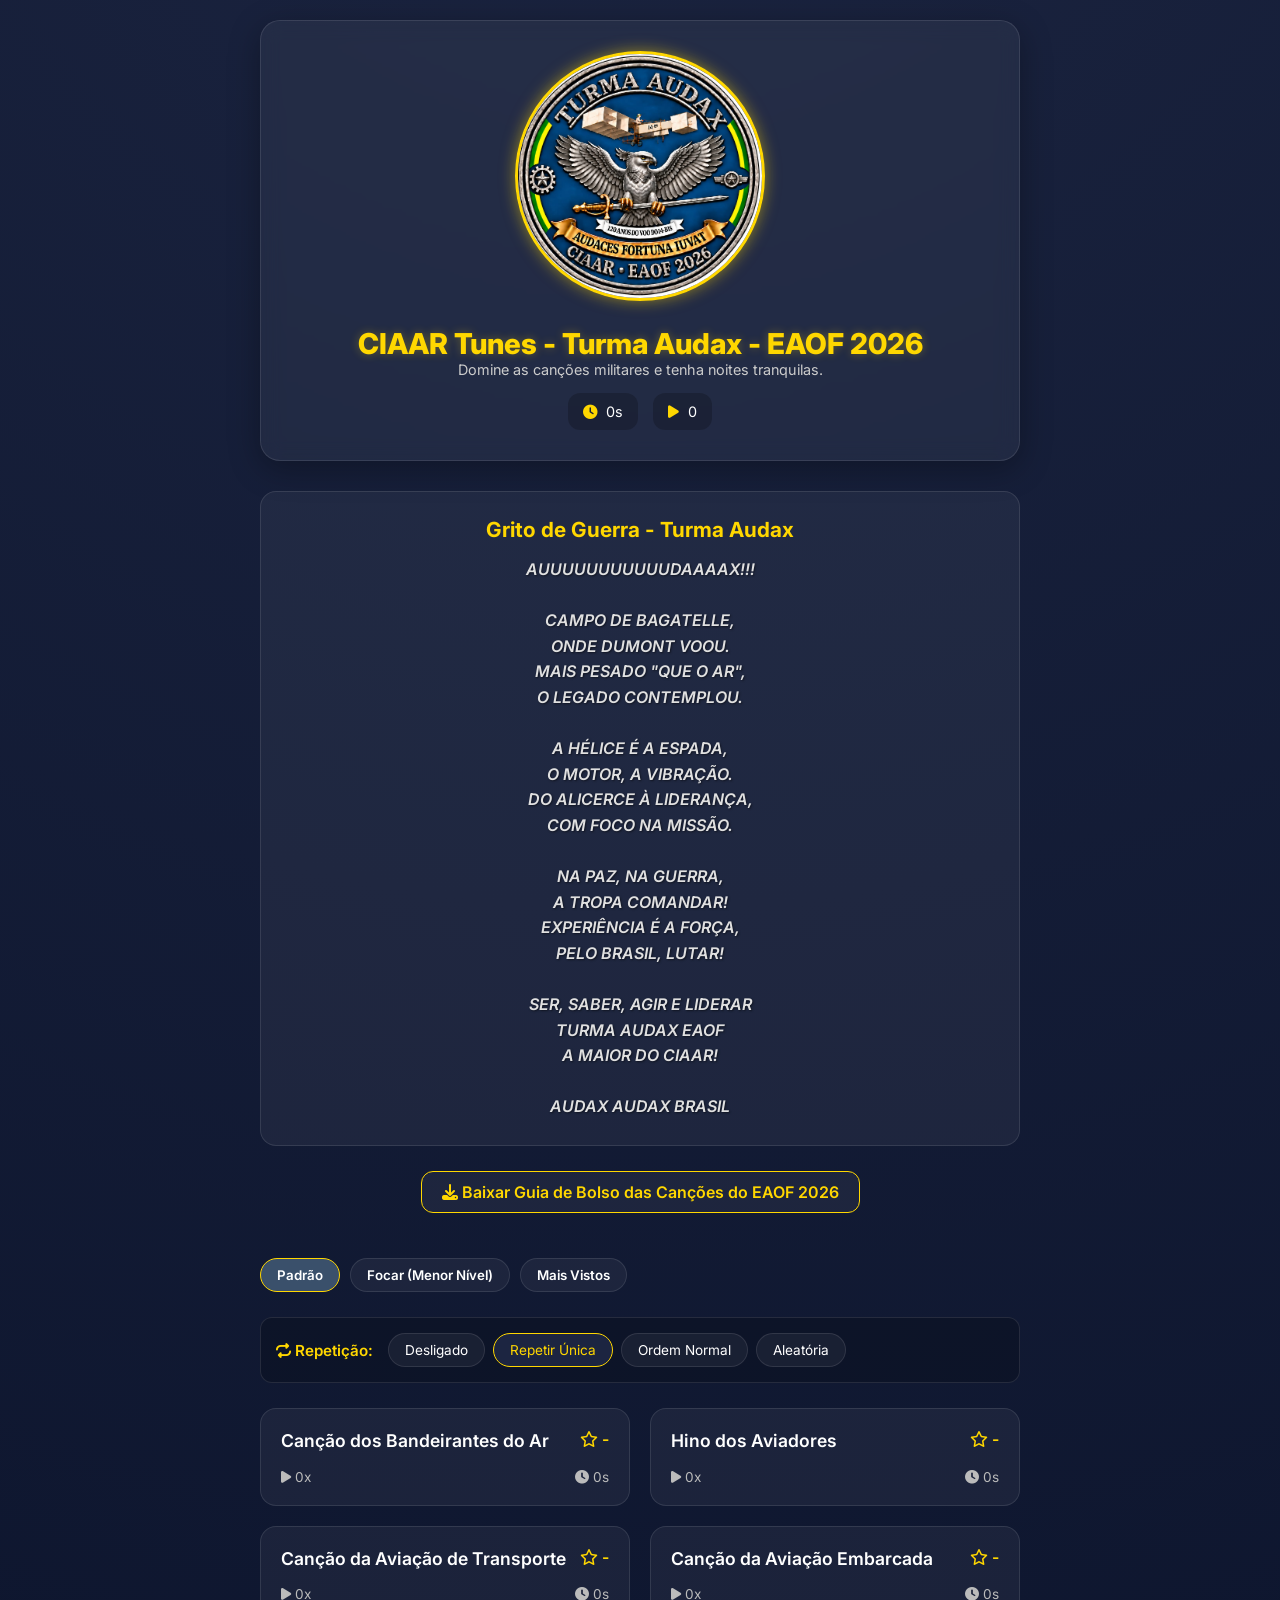
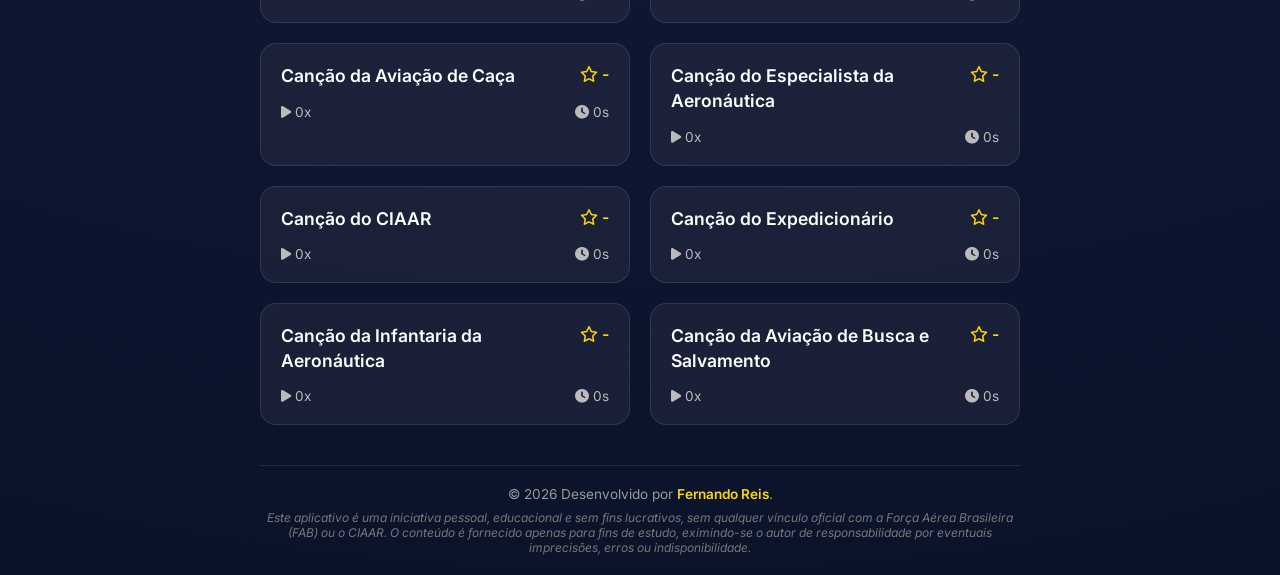
<file: index.html>
<!DOCTYPE html>
<html lang="pt-BR">

<head>
    <meta charset="UTF-8">
    <meta name="viewport" content="width=device-width, initial-scale=1.0, maximum-scale=1.0, user-scalable=no">
    <title>CIAAR Tunes - Turma Audax - EAOF 2026</title>
    <link rel="manifest" href="manifest.json">
    <link rel="stylesheet" href="style.css">
    <meta name="theme-color" content="#0B132B">
    <!-- Google Fonts -->
    <link href="https://fonts.googleapis.com/css2?family=Inter:wght@300;400;600;800&display=swap" rel="stylesheet">
    <!-- Font Awesome for Icons -->
    <link rel="stylesheet" href="https://cdnjs.cloudflare.com/ajax/libs/font-awesome/6.4.0/css/all.min.css">
    <!-- YouTube IFrame API -->
    <script src="https://www.youtube.com/iframe_api"></script>

    <!-- Google tag (gtag.js) -->
    <script async src="https://www.googletagmanager.com/gtag/js?id=G-RGXLTDTCBX"></script>
    <script>
        window.dataLayer = window.dataLayer || [];
        function gtag(){dataLayer.push(arguments);}
        gtag('js', new Date());

        gtag('config', 'G-RGXLTDTCBX');
    </script>
</head>

<body>
    <div class="app-container">
        <header class="glass-header">
            <img src="audax.jpeg" alt="Turma Audax" class="audax-logo">
            <div class="header-content">
                <h1>CIAAR Tunes - Turma Audax - EAOF 2026</h1>
                <p>Domine as canções militares e tenha noites tranquilas.</p>
            </div>
            <div class="overall-stats">
                <div class="stat-box">
                    <i class="fa-solid fa-clock"></i>
                    <span id="total-hours">0h 0m</span>
                </div>
                <div class="stat-box">
                    <i class="fa-solid fa-play"></i>
                    <span id="total-views">0</span>
                </div>
            </div>
        </header>

        <main id="dashboard" class="view active">
            <div class="battle-cry glass-card">
                <h3>Grito de Guerra - Turma Audax</h3>
                <p>
                    AUUUUUUUUUUUDAAAAX!!!<br><br>
                    CAMPO DE BAGATELLE,<br>
                    ONDE DUMONT VOOU.<br>
                    MAIS PESADO "QUE O AR",<br>
                    O LEGADO CONTEMPLOU.<br><br>
                    A HÉLICE É A ESPADA,<br>
                    O MOTOR, A VIBRAÇÃO.<br>
                    DO ALICERCE À LIDERANÇA,<br>
                    COM FOCO NA MISSÃO.<br><br>
                    NA PAZ, NA GUERRA,<br>
                    A TROPA COMANDAR!<br>
                    EXPERIÊNCIA É A FORÇA,<br>
                    PELO BRASIL, LUTAR!<br><br>
                    SER, SABER, AGIR E LIDERAR<br>
                    TURMA AUDAX EAOF<br>
                    A MAIOR DO CIAAR!<br><br>
                    AUDAX AUDAX BRASIL
                </p>
            </div>

            <div class="download-guide" style="text-align: center; margin-bottom: 25px;">
                <a href="pdf/canções-militares-guia-de-bolso.pdf" target="_blank" download class="glass-btn" style="display: inline-block; text-decoration: none; color: var(--gold); border-color: var(--gold);">
                    <i class="fa-solid fa-download"></i> Baixar Guia de Bolso das Canções do EAOF 2026
                </a>
            </div>

            <div class="filters">
                <button class="filter-btn active" data-sort="default">Padrão</button>
                <button class="filter-btn" data-sort="level">Focar (Menor Nível)</button>
                <button class="filter-btn" data-sort="views">Mais Vistos</button>
            </div>
            
            <div class="loop-options">
                <span class="loop-label"><i class="fa-solid fa-repeat"></i> Repetição:</span>
                <div class="loop-buttons">
                    <button class="loop-btn" data-loop="off">Desligado</button>
                    <button class="loop-btn active" data-loop="single">Repetir Única</button>
                    <button class="loop-btn" data-loop="normal">Ordem Normal</button>
                    <button class="loop-btn" data-loop="random">Aleatória</button>
                </div>
            </div>
            <div id="songs-list" class="songs-grid">
                <!-- Injected via JS -->
            </div>
        </main>

        <main id="player-view" class="view hidden">
            <button id="back-btn" class="glass-btn"><i class="fa-solid fa-arrow-left"></i> Voltar</button>
            <div class="player-container glass-card">
                <h2 id="current-title">Título</h2>

                <div class="media-toggle">
                    <button id="btn-video" class="media-btn active"><i class="fa-brands fa-youtube"></i> Vídeo</button>
                    <button id="btn-audio" class="media-btn"><i class="fa-solid fa-music"></i> Áudio MP3</button>
                    <button id="btn-pdf" class="media-btn"><i class="fa-solid fa-file-pdf"></i> PDF</button>
                </div>

                <div class="media-wrapper">
                    <div id="video-mode" class="video-wrapper">
                        <div id="yt-player"></div>
                    </div>
                    <div id="audio-mode" class="audio-wrapper hidden">
                        <i class="fa-solid fa-headphones audio-icon"></i>
                        <audio id="html-audio-player" controls controlsList="nodownload"></audio>
                        <p class="audio-info">Modo economia de dados (MP3 local)</p>
                    </div>
                    <div id="pdf-mode" class="pdf-wrapper hidden">
                        <iframe id="html-pdf-player" src=""></iframe>
                    </div>
                </div>

                <div class="player-stats">
                    <p><i class="fa-solid fa-clock"></i> Tempo assistido: <span id="current-time">0m 0s</span></p>
                    <p><i class="fa-solid fa-play"></i> Visualizações: <span id="current-views">0</span></p>
                </div>
                <div class="rating-section">
                    <h3>Nível de Aprendizado</h3>
                    <div class="stars" id="star-rating">
                        <i class="fa-solid fa-star" data-val="1"></i>
                        <i class="fa-solid fa-star" data-val="2"></i>
                        <i class="fa-solid fa-star" data-val="3"></i>
                        <i class="fa-solid fa-star" data-val="4"></i>
                        <i class="fa-solid fa-star" data-val="5"></i>
                    </div>
                    <p id="rating-text">Selecione o nível</p>
                </div>
                <div class="lyrics-section">
                    <h3>Letra da Canção</h3>
                    <div id="current-lyrics" class="lyrics-content">
                        <!-- Lyrics will be injected here -->
                    </div>
                </div>
            </div>
        </main>

        <footer class="app-footer">
            <p>&copy; 2026 Desenvolvido por <a href="https://www.linkedin.com/in/fernando-reis-a395aa48" target="_blank" rel="noopener noreferrer">Fernando Reis</a>.</p>
            <p class="disclaimer">Este aplicativo é uma iniciativa pessoal, educacional e sem fins lucrativos, sem qualquer vínculo oficial com a Força Aérea Brasileira (FAB) ou o CIAAR. O conteúdo é fornecido apenas para fins de estudo, eximindo-se o autor de responsabilidade por eventuais imprecisões, erros ou indisponibilidade.</p>
        </footer>
    </div>

    <script type="module" src="app.js"></script>
    <script>
        if ('serviceWorker' in navigator) {
            window.addEventListener('load', () => {
                navigator.serviceWorker.register('./sw.js').then(reg => {
                    console.log('SW registrado com sucesso!');
                }).catch(err => console.log('Erro no SW', err));
            });
        }
    </script>
</body>

</html>
</file>
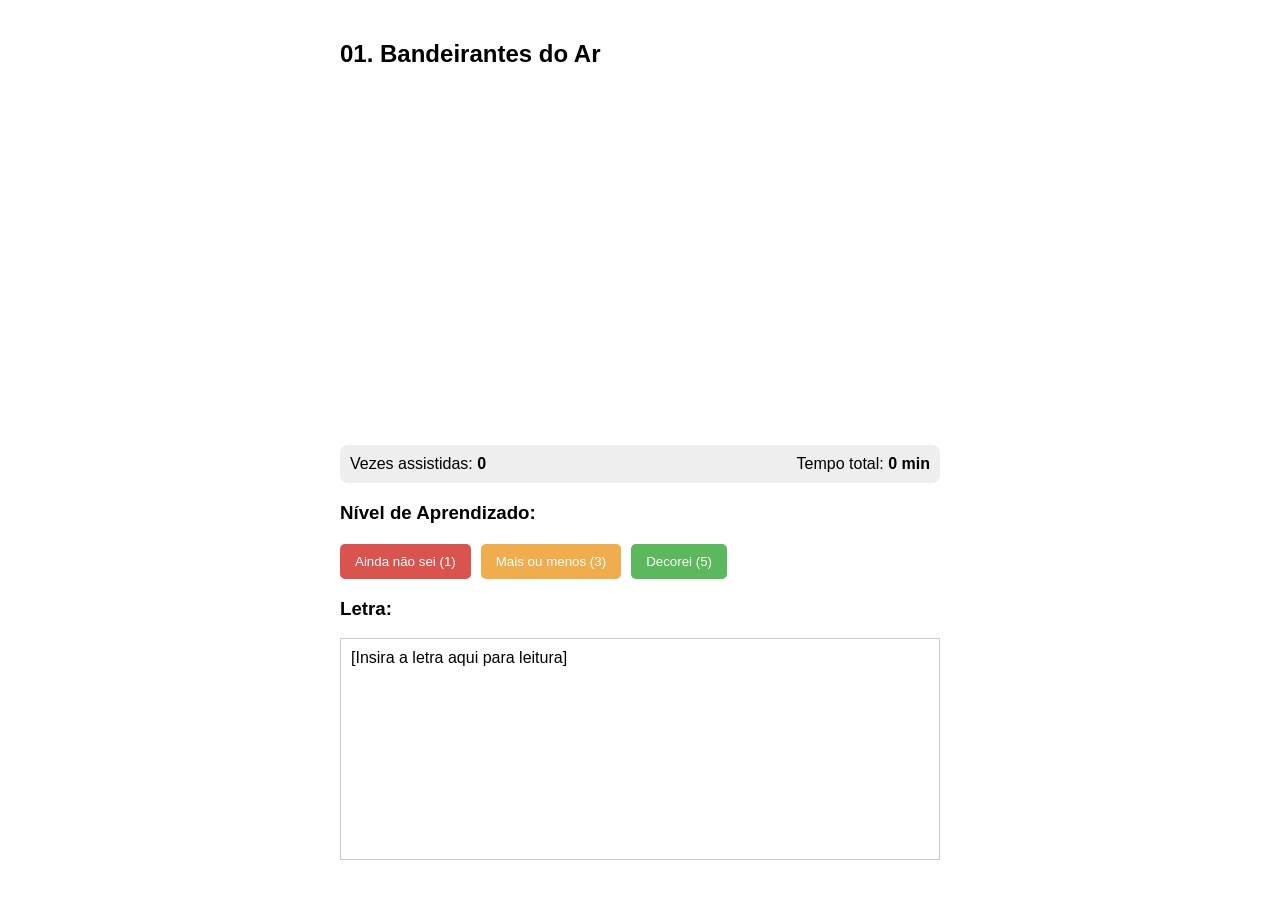
<file: hinos-para-ciaar.html>
<!DOCTYPE html>
<html lang="pt-BR">

<head>
    <meta charset="UTF-8">
    <meta name="viewport" content="width=device-width, initial-scale=1.0">
    <title>Estudo de Canções Militares</title>
    <style>
        body {
            font-family: Arial, sans-serif;
            padding: 20px;
            max-width: 600px;
            margin: 0 auto;
        }

        .video-container {
            position: relative;
            padding-bottom: 56.25%;
            height: 0;
            margin-bottom: 20px;
        }

        .video-container iframe {
            position: absolute;
            top: 0;
            left: 0;
            width: 100%;
            height: 100%;
        }

        .stats {
            display: flex;
            justify-content: space-between;
            background: #eee;
            padding: 10px;
            border-radius: 8px;
        }

        .controls {
            margin-top: 20px;
            display: flex;
            gap: 10px;
            flex-wrap: wrap;
        }

        button {
            padding: 10px 15px;
            border: none;
            border-radius: 5px;
            cursor: pointer;
            background: #005A9C;
            color: white;
        }
    </style>
</head>

<body>

    <h2>01. Bandeirantes do Ar</h2>

    <div class="video-container">
        <!-- Incorporação do YouTube -->
        <iframe src="https://www.youtube.com/embed/Ph7sa65pLxg" frameborder="0" allowfullscreen></iframe>
    </div>

    <div class="stats">
        <span>Vezes assistidas: <strong id="watchCount">0</strong></span>
        <span>Tempo total: <strong id="totalTime">0 min</strong></span>
    </div>

    <h3>Nível de Aprendizado:</h3>
    <div class="controls">
        <button onclick="setLevel(1)" style="background: #d9534f;">Ainda não sei (1)</button>
        <button onclick="setLevel(3)" style="background: #f0ad4e;">Mais ou menos (3)</button>
        <button onclick="setLevel(5)" style="background: #5cb85c;">Decorei (5)</button>
    </div>

    <h3>Letra:</h3>
    <div class="lyrics" style="height: 200px; overflow-y: scroll; border: 1px solid #ccc; padding: 10px;">
        <!-- Cole a letra completa aqui após pesquisar no Google -->
        [Insira a letra aqui para leitura]
    </div>

    <script>
        // Lógica simples usando localStorage
        let idCancao = "bandeirantes_do_ar";

        // Carrega dados salvos
        document.getElementById('watchCount').innerText = localStorage.getItem(idCancao + '_views') || 0;

        function setLevel(nivel) {
            localStorage.setItem(idCancao + '_nivel', nivel);
            alert("Nível de aprendizado atualizado para " + nivel + "!");
        }

        // Com a YouTube Player API você automatizaria a contagem de views e tempo ao invés de usar botões manuais.
    </script>
</body>

</html>
</file>
<file: style.css>
:root {
    --bg-color: #0B132B;
    --text-color: #FFFFFF;
    --primary-color: #1C2541;
    --accent-color: #3A506B;
    --gold: #FFD700;
    --glass-bg: rgba(255, 255, 255, 0.05);
    --glass-border: rgba(255, 255, 255, 0.1);
}

* {
    box-sizing: border-box;
    margin: 0;
    padding: 0;
}

body {
    font-family: 'Inter', sans-serif;
    background-color: var(--bg-color);
    color: var(--text-color);
    min-height: 100vh;
    overflow-x: hidden;
    background: radial-gradient(circle at 50% -20%, #1c2541, #0b132b);
}

.app-container {
    max-width: 800px;
    margin: 0 auto;
    padding: 20px;
}

.glass-header {
    background: var(--glass-bg);
    backdrop-filter: blur(10px);
    border: 1px solid var(--glass-border);
    border-radius: 20px;
    padding: 30px 20px;
    display: flex;
    flex-direction: column;
    align-items: center;
    text-align: center;
    gap: 15px;
    margin-bottom: 30px;
    box-shadow: 0 8px 32px 0 rgba(0, 0, 0, 0.3);
}

.audax-logo {
    width: 250px;
    height: 250px;
    object-fit: cover;
    border-radius: 50%;
    border: 3px solid var(--gold);
    box-shadow: 0 0 15px rgba(255, 215, 0, 0.5);
    margin-bottom: 10px;
}

.header-content h1 {
    font-size: 1.8rem;
    font-weight: 800;
    color: var(--gold);
    text-shadow: 0 0 10px rgba(255, 215, 0, 0.3);
}

.header-content p {
    font-size: 0.9rem;
    color: #ccc;
}

.overall-stats {
    display: flex;
    gap: 15px;
}

.stat-box {
    text-align: center;
    background: rgba(0,0,0,0.2);
    padding: 10px 15px;
    border-radius: 12px;
    font-size: 0.9rem;
}

.stat-box i {
    color: var(--gold);
    margin-right: 5px;
}

/* Views */
.view {
    display: none;
    animation: fadeIn 0.4s ease forwards;
}

.view.active {
    display: block;
}

@keyframes fadeIn {
    from { opacity: 0; transform: translateY(10px); }
    to { opacity: 1; transform: translateY(0); }
}

/* Dashboard */
.battle-cry {
    margin-bottom: 25px;
    padding: 25px;
    border-radius: 16px;
    text-align: center;
    color: #e0e0e0;
}

.battle-cry h3 {
    color: var(--gold);
    margin-bottom: 15px;
    font-size: 1.3rem;
}

.battle-cry p {
    line-height: 1.6;
    font-size: 1rem;
    font-weight: 600;
    font-style: italic;
    text-shadow: 1px 1px 2px rgba(0,0,0,0.5);
}

.filters {
    display: flex;
    gap: 10px;
    margin-bottom: 20px;
    overflow-x: auto;
    padding-bottom: 5px;
}

.filter-btn {
    background: var(--glass-bg);
    border: 1px solid var(--glass-border);
    color: white;
    padding: 8px 16px;
    border-radius: 20px;
    cursor: pointer;
    white-space: nowrap;
    transition: 0.3s;
    font-family: inherit;
    font-weight: 600;
}

.filter-btn.active, .filter-btn:hover {
    background: var(--accent-color);
    border-color: var(--gold);
}

.loop-options {
    display: flex;
    align-items: center;
    gap: 15px;
    margin-bottom: 25px;
    padding: 15px;
    background: rgba(0,0,0,0.2);
    border: 1px solid var(--glass-border);
    border-radius: 12px;
}

.loop-label {
    font-size: 0.95rem;
    font-weight: 600;
    color: var(--gold);
}

.loop-buttons {
    display: flex;
    gap: 8px;
    overflow-x: auto;
}

.loop-btn {
    background: var(--glass-bg);
    border: 1px solid var(--glass-border);
    color: white;
    padding: 8px 16px;
    border-radius: 20px;
    cursor: pointer;
    white-space: nowrap;
    transition: 0.3s;
    font-family: inherit;
    font-size: 0.85rem;
}

.loop-btn.active, .loop-btn:hover {
    background: var(--primary-color);
    border-color: var(--gold);
    color: var(--gold);
}

.songs-grid {
    display: grid;
    grid-template-columns: repeat(auto-fill, minmax(280px, 1fr));
    gap: 20px;
}

.song-card {
    background: var(--glass-bg);
    backdrop-filter: blur(10px);
    border: 1px solid var(--glass-border);
    border-radius: 16px;
    padding: 20px;
    cursor: pointer;
    transition: transform 0.2s, box-shadow 0.2s;
    position: relative;
    overflow: hidden;
}

.song-card:hover {
    transform: translateY(-5px);
    box-shadow: 0 10px 20px rgba(0,0,0,0.4);
    border-color: rgba(255,215,0,0.5);
}

.song-date {
    font-size: 0.85rem;
    color: var(--gold);
    margin-bottom: 5px;
    font-weight: 600;
}

.song-title {
    font-size: 1.1rem;
    font-weight: 600;
    margin-bottom: 15px;
    line-height: 1.4;
    padding-right: 20px;
}

.song-meta {
    display: flex;
    justify-content: space-between;
    font-size: 0.85rem;
    color: #bbb;
}

.level-indicator {
    position: absolute;
    top: 20px;
    right: 20px;
    color: var(--gold);
    font-weight: 600;
}

/* Player View */
.glass-btn {
    background: var(--glass-bg);
    border: 1px solid var(--glass-border);
    color: white;
    padding: 10px 20px;
    border-radius: 12px;
    cursor: pointer;
    margin-bottom: 20px;
    transition: 0.3s;
    font-family: inherit;
    font-weight: 600;
}

.glass-btn:hover {
    background: rgba(255,255,255,0.1);
}

.player-container {
    padding: 20px;
    border-radius: 20px;
}

.glass-card {
    background: var(--glass-bg);
    backdrop-filter: blur(10px);
    border: 1px solid var(--glass-border);
}

#current-title {
    margin-bottom: 15px;
    font-size: 1.3rem;
}

.video-wrapper {
    position: relative;
    padding-bottom: 56.25%; /* 16:9 */
    height: 0;
    border-radius: 12px;
    overflow: hidden;
    background: #000;
}

.video-wrapper iframe {
    position: absolute;
    top: 0;
    left: 0;
    width: 100%;
    height: 100%;
}

.media-toggle {
    display: flex;
    gap: 10px;
    margin-bottom: 15px;
    justify-content: center;
}

.media-btn {
    background: var(--glass-bg);
    border: 1px solid var(--glass-border);
    color: white;
    padding: 8px 20px;
    border-radius: 20px;
    cursor: pointer;
    transition: 0.3s;
    font-weight: 600;
}

.media-btn.active {
    background: var(--primary-color);
    border-color: var(--gold);
    color: var(--gold);
}

.audio-wrapper {
    background: rgba(0,0,0,0.3);
    border-radius: 12px;
    padding: 40px 20px;
    text-align: center;
    display: flex;
    flex-direction: column;
    align-items: center;
    justify-content: center;
}

.audio-wrapper.hidden {
    display: none;
}

.video-wrapper.hidden {
    display: none;
}

.pdf-wrapper {
    position: relative;
    height: 600px;
    border-radius: 12px;
    overflow: hidden;
    background: #e0e0e0;
}

.pdf-wrapper iframe {
    width: 100%;
    height: 100%;
    border: none;
}

.pdf-wrapper.hidden {
    display: none;
}

.audio-icon {
    font-size: 3rem;
    color: var(--accent-color);
    margin-bottom: 20px;
}

.audio-info {
    margin-top: 15px;
    font-size: 0.85rem;
    color: #888;
}

audio {
    width: 100%;
    max-width: 400px;
    outline: none;
}

.player-stats {
    display: flex;
    justify-content: space-around;
    margin: 20px 0;
    padding: 15px;
    background: rgba(0,0,0,0.2);
    border-radius: 12px;
}

.rating-section {
    text-align: center;
    margin-top: 30px;
}

.stars {
    display: flex;
    justify-content: center;
    gap: 15px;
    margin: 15px 0;
    font-size: 2rem;
}

.stars i {
    color: #444;
    cursor: pointer;
    transition: 0.2s;
}

.stars i.active, .stars i:hover {
    color: var(--gold);
    transform: scale(1.1);
}

.stars i.active ~ i:not(:hover) {
    color: #444;
}

#rating-text {
    font-size: 0.9rem;
    color: #aaa;
}

.lyrics-section {
    margin-top: 30px;
    padding-top: 20px;
    border-top: 1px solid var(--glass-border);
}

.lyrics-section h3 {
    margin-bottom: 15px;
    color: var(--gold);
    font-size: 1.2rem;
}

.lyrics-content {
    background: rgba(0,0,0,0.2);
    padding: 20px;
    border-radius: 12px;
    font-size: 0.95rem;
    line-height: 1.6;
    white-space: pre-wrap;
    max-height: 400px;
    overflow-y: auto;
    color: #e0e0e0;
}

/* Custom scrollbar for lyrics */
.lyrics-content::-webkit-scrollbar {
    width: 6px;
}
.lyrics-content::-webkit-scrollbar-track {
    background: rgba(0,0,0,0.1);
    border-radius: 10px;
}
.lyrics-content::-webkit-scrollbar-thumb {
    background: var(--accent-color);
    border-radius: 10px;
}
.lyrics-content::-webkit-scrollbar-thumb:hover {
    background: var(--gold);
}

/* Footer */
.app-footer {
    margin-top: 40px;
    padding-top: 20px;
    border-top: 1px solid var(--glass-border);
    text-align: center;
    font-size: 0.85rem;
    color: #999;
}

.app-footer a {
    color: var(--gold);
    text-decoration: none;
    font-weight: 600;
    transition: 0.2s;
}

.app-footer a:hover {
    color: #FFF;
}

.app-footer .disclaimer {
    margin-top: 8px;
    font-size: 0.75rem;
    color: #777;
    font-style: italic;
}

@media (max-width: 600px) {
    .glass-header {
        flex-direction: column;
        gap: 15px;
        text-align: center;
    }
}
</file>
